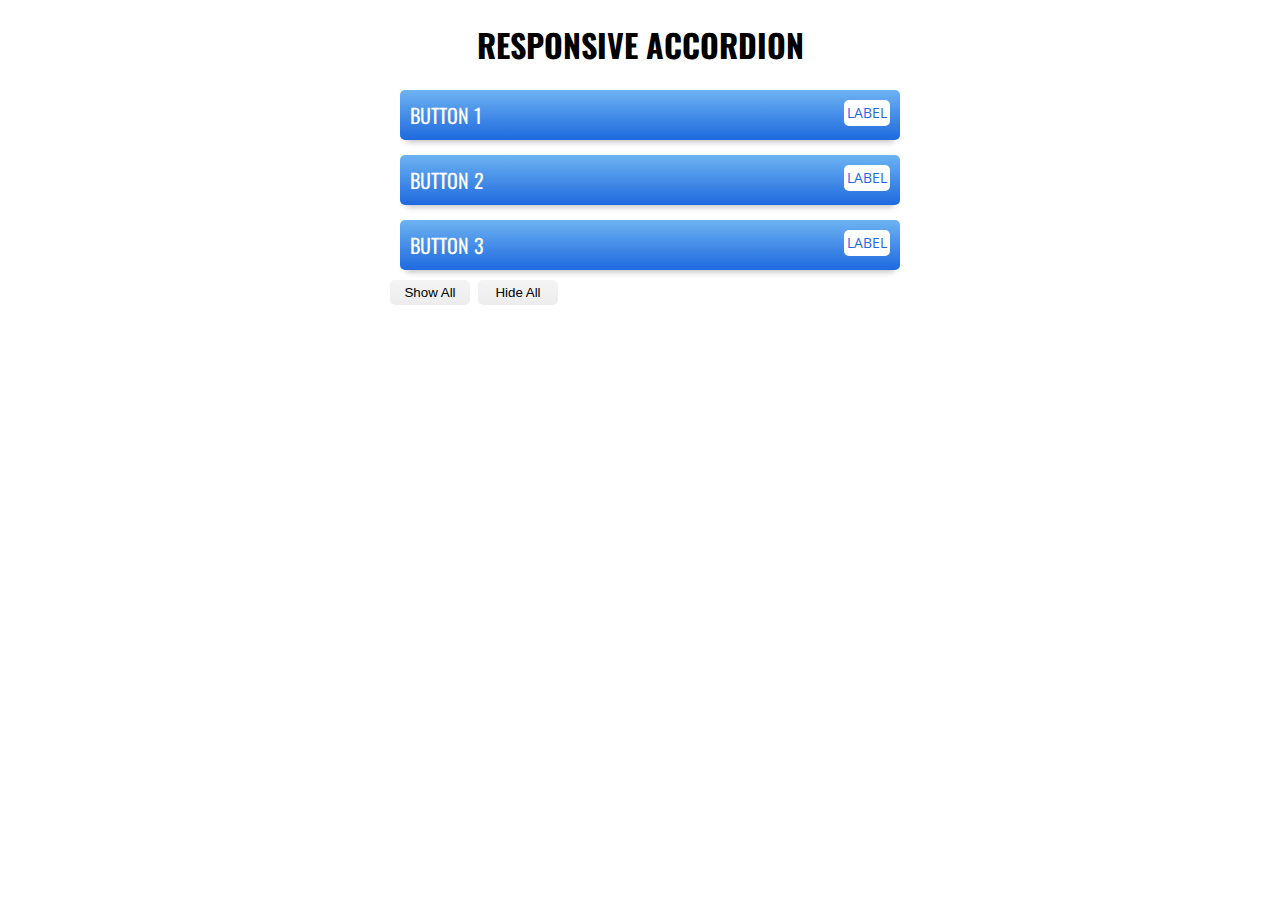
<file: CYPHER-ASSASSINS-main (3)/CYPHER-ASSASSINS-main/accordion-3/index.html>
<!DOCTYPE html>
<html lang="en">
<head>
    <meta charset="UTF-8">
    <meta http-equiv="X-UA-Compatible" content="IE=edge">
    <meta name="viewport" content="width=device-width, initial-scale=1.0">
    <title>accordion-6</title>
    <link rel="stylesheet" type="text/css" href="styles.css" />
</head>
<body>
    <!-- optional -->
<link href='https://fonts.googleapis.com/css?family=Open+Sans|Oswald' rel='stylesheet' type='text/css'>
<div class="nat-container">
  <h1>responsive accordion</h1>
<!-- optional -->

  
<!-- nat-accordion container is responsive -->  
  <div class="nat-accordion">
    <div class="nat-accordion-button clearfix">button 1 <div>label</div></div>
    <div class="nat-accordion-content">
      <p>Lorem ipsum dolor sit amet, consectetur adipiscing elit. Aliquam ornare gravida elit, viverra sagittis tellus pretium at. Fusce pharetra enim eu enim pellentesque, quis venenatis ante semper. Nulla quis erat elementum, condimentum risus a, vulputate justo.</p>
      <p>Vivamus pretium porta dolor ut egestas. Vestibulum ac tellus nec odio pulvinar pulvinar.</p>
    </div>
    <div class="nat-accordion-button clearfix">button 2 <div>label</div></div>
    <div class="nat-accordion-content">
      <p>Lorem ipsum dolor sit amet, consectetur adipiscing elit. Aliquam ornare gravida elit, viverra sagittis tellus pretium at. Fusce pharetra enim eu enim pellentesque, quis venenatis ante semper. Nulla quis erat elementum, condimentum risus a, vulputate justo.</p>
      <p>Vivamus pretium porta dolor ut egestas. Vestibulum ac tellus nec odio pulvinar pulvinar.</p>
    </div>
    <div class="nat-accordion-button clearfix">button 3 <div>label</div></div>
    <div class="nat-accordion-content">
      <p>Lorem ipsum dolor sit amet, consectetur adipiscing elit. Aliquam ornare gravida elit, viverra sagittis tellus pretium at. Fusce pharetra enim eu enim pellentesque, quis venenatis ante semper. Nulla quis erat elementum, condimentum risus a, vulputate justo.</p>
      <p>Vivamus pretium porta dolor ut egestas. Vestibulum ac tellus nec odio pulvinar pulvinar.</p>
    </div>
</div>
  
  <button id="showall">Show All</button>&nbsp;
  <button id="hideall">Hide All</button>
  
<!-- optional -->
</div>
<!-- optional -->
<script src="https://ajax.googleapis.com/ajax/libs/jquery/3.5.1/jquery.min.js"></script>
<script src="./file.js"></script>
</body>
</html>
</file>
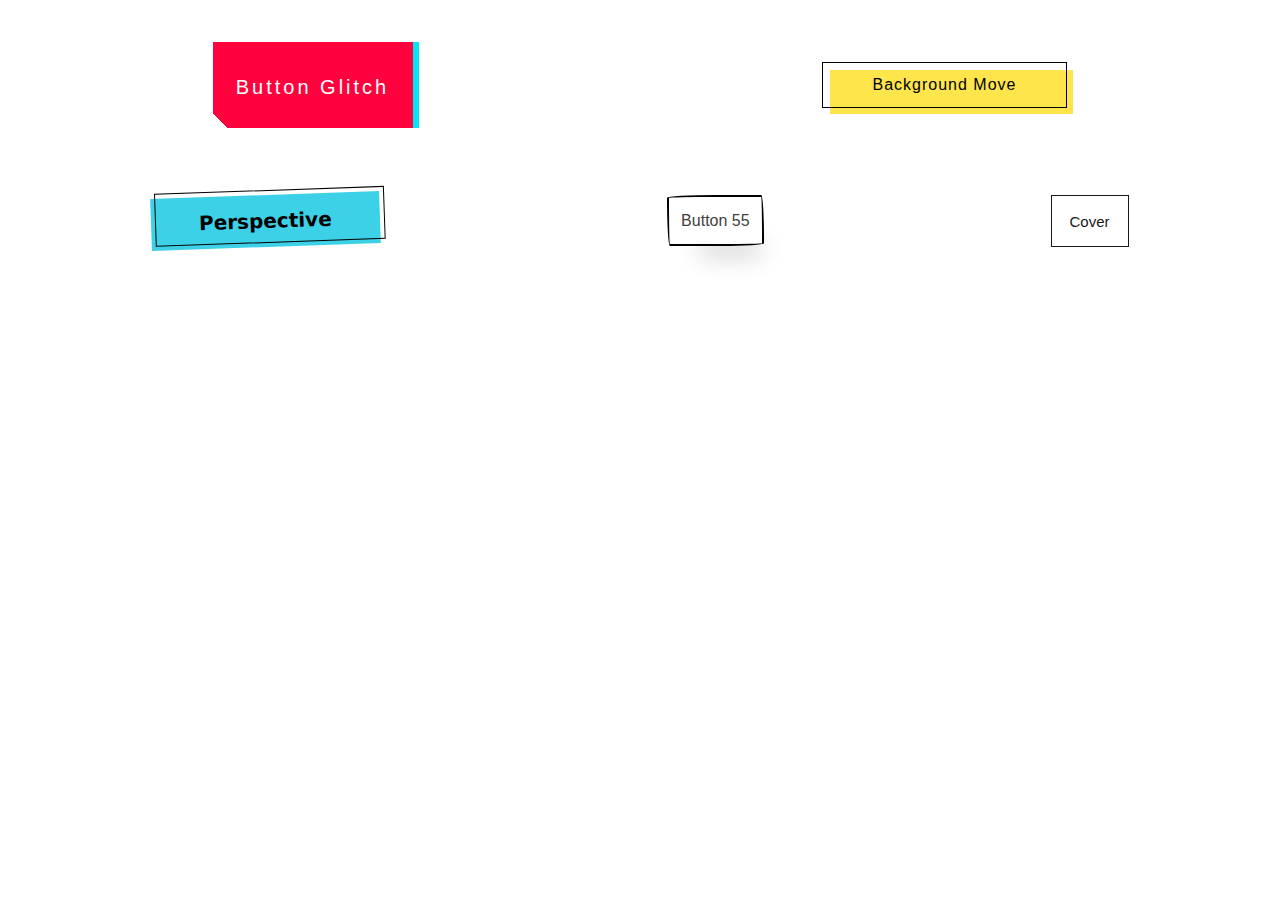
<file: CYPHER-ASSASSINS-main (3)/CYPHER-ASSASSINS-main/Buttons-2/index.html>
<!DOCTYPE html>
<html lang="en">
  <head>
    <meta charset="UTF-8" />
    <meta http-equiv="X-UA-Compatible" content="IE=edge" />
    <meta name="viewport" content="width=device-width, initial-scale=1.0" />
    <title>Buttons-2</title>
    <link rel="stylesheet" href="./styles.css" />
  </head>
  <body>
    <ul class="container">
      <li>
        <button class="button-glitch" role="button">Button Glitch</button>
      </li>
      <li>
        <button class="button-background-move" role="button">
          Background Move
        </button>
      </li>
    </ul>
    <ul class="container">
      <li>
        <button class="button-perspective" role="button">Perspective</button>
      </li>
      <li>
        <button class="button-paper" role="button">Button 55</button>
      </li>
      <li>
        <button class="button-cover" role="button">
          <span class="text">Cover</span><span>Hey!</span>
        </button>
      </li>
    </ul>
  </body>
</html>
</file>
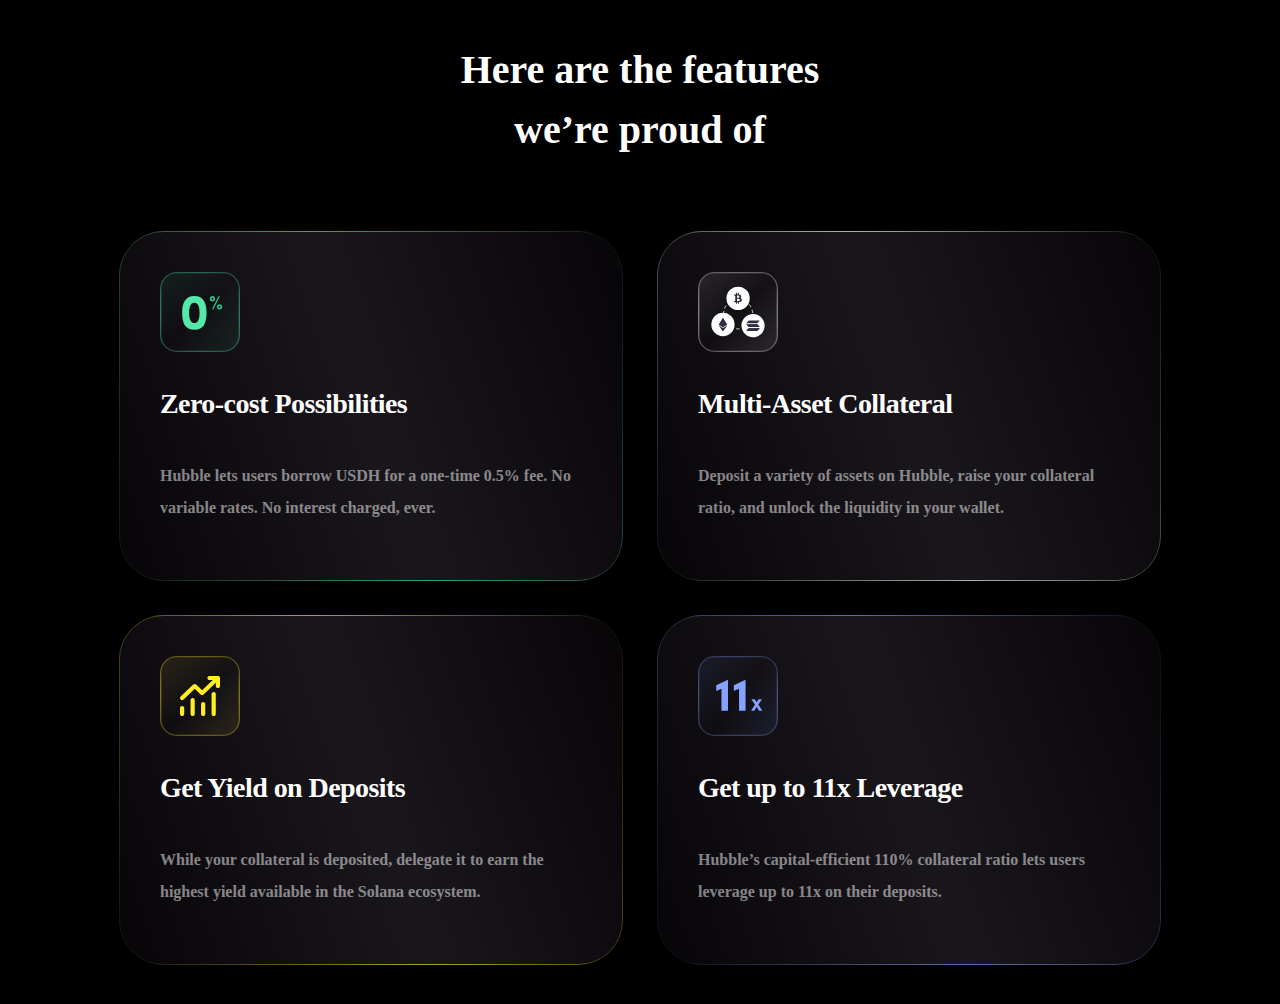
<file: CYPHER-ASSASSINS-main (3)/CYPHER-ASSASSINS-main/card-8/index.html>
<!DOCTYPE html>
<html lang="en">
<head>
    <meta charset="UTF-8">
    <meta http-equiv="X-UA-Compatible" content="IE=edge">
    <meta name="viewport" content="width=device-width, initial-scale=1.0">
    <title>card 300(5)</title>
    <link rel="stylesheet" type="text/css" href="styles.css" />
</head>
<body>
    <div class="container">
  <p class="container-title">Here are the features<br>we’re proud of</p>

  <div class="gradient-cards">
    <div class="card">
      <div class="container-card bg-green-box">
        <svg width="80" height="80" viewBox="0 0 120 120" fill="none" xmlns="http://www.w3.org/2000/svg">
          <rect x="1" y="1" width="118" height="118" rx="24" fill="url(#paint0_linear_1366_4547)" fill-opacity="0.15" stroke="url(#paint1_radial_1366_4547)" stroke-width="2"></rect>
          <path d="M33.2182 61.4C33.2182 75.425 37.2682 86.75 51.5932 86.75C65.9182 86.75 69.8182 75.425 69.8182 61.4C69.8182 47.225 65.9182 35.9 51.5932 35.9C37.2682 35.9 33.2182 47.225 33.2182 61.4ZM43.7182 61.4C43.7182 53.075 45.5932 46.1 51.5932 46.1C57.5182 46.1 59.3182 53.075 59.3182 61.4C59.3182 69.65 57.5182 76.55 51.5932 76.55C45.5932 76.55 43.7182 69.65 43.7182 61.4Z" fill="#54E8A9"></path>
          <path d="M87.7143 36.35L78.0543 56H80.1243L89.7843 36.35H87.7143ZM74.6943 40.16C74.6943 42.44 76.4043 44.15 78.6843 44.15C80.9343 44.15 82.7043 42.44 82.7043 40.16C82.7043 37.91 80.9343 36.14 78.6843 36.14C76.4043 36.14 74.6943 37.91 74.6943 40.16ZM77.1243 40.16C77.1243 39.29 77.7543 38.57 78.6843 38.57C79.5543 38.57 80.2743 39.29 80.2743 40.16C80.2743 41.09 79.5543 41.72 78.6843 41.72C77.7543 41.72 77.1243 41.09 77.1243 40.16ZM85.3143 52.31C85.3143 54.59 87.0243 56.3 89.3043 56.3C91.5543 56.3 93.3243 54.59 93.3243 52.31C93.3243 50.06 91.5543 48.29 89.3043 48.29C87.0243 48.29 85.3143 50.06 85.3143 52.31ZM87.7443 52.31C87.7443 51.44 88.3743 50.72 89.3043 50.72C90.1743 50.72 90.8943 51.44 90.8943 52.31C90.8943 53.24 90.1743 53.87 89.3043 53.87C88.3743 53.87 87.7443 53.24 87.7443 52.31Z" fill="#2FCB89"></path>
          <defs>
            <linearGradient id="paint0_linear_1366_4547" x1="0.0063367" y1="0.168432" x2="120.853" y2="119.009" gradientUnits="userSpaceOnUse">
              <stop stop-color="#2FCB89" stop-opacity="0.7"></stop>
              <stop offset="0.489583" stop-color="#2FCB89" stop-opacity="0"></stop>
              <stop offset="1" stop-color="#2FCB89" stop-opacity="0.7"></stop>
            </linearGradient>
            <radialGradient id="paint1_radial_1366_4547" cx="0" cy="0" r="1" gradientUnits="userSpaceOnUse" gradientTransform="translate(60 60) rotate(96.8574) scale(122.674 149.921)">
              <stop stop-color="#54E8A9"></stop>
              <stop offset="1" stop-color="#1A3E31" stop-opacity="0.2"></stop>
            </radialGradient>
          </defs>
        </svg>
        <p class="card-title">Zero-cost Possibilities</p>
        <p class="card-description">Hubble lets users borrow USDH for a one-time 0.5% fee. No variable rates. No interest charged, ever.</p>
      </div>
    </div>

    <div class="card">
      <div class="container-card bg-white-box">
        <svg width="80" height="80" viewBox="0 0 120 120" fill="none" xmlns="http://www.w3.org/2000/svg">
          <rect x="1" y="1" width="118" height="118" rx="24" fill="url(#paint0_linear_1366_4565)" fill-opacity="0.15" stroke="url(#paint1_radial_1366_4565)" stroke-width="2"></rect>
          <ellipse rx="21.9462" ry="22.2891" transform="matrix(0.964749 0.263173 -0.254526 0.967066 60.1463 63.0804)" stroke="white" stroke-width="1.00101" stroke-linecap="round" stroke-dasharray="4 5.01"></ellipse>
          <ellipse rx="17.4359" ry="17.5832" transform="matrix(-1 0 0 1 60.1466 39.5834)" fill="white"></ellipse>
          <path d="M63.5924 38.93C64.4717 38.4692 65.0312 37.6495 64.9014 36.2874C64.7314 34.4228 63.2378 33.7982 61.2597 33.624V31.0427H59.721V33.5522C59.3212 33.5522 58.9118 33.5626 58.5019 33.5725V31.0427H56.9631V33.624C56.3974 33.6416 55.7384 33.6328 53.876 33.624V35.3039C55.0905 35.282 55.7283 35.2019 55.8744 36.0003V43.0678C55.7815 43.7013 55.2869 43.6103 54.186 43.5905L53.8765 45.4649C56.682 45.4649 56.9641 45.4754 56.9641 45.4754V47.6858H58.5029V45.506C58.9224 45.5164 59.3319 45.5164 59.722 45.5164V47.6863H61.2607V45.4759C63.8385 45.3323 65.5619 44.6666 65.7917 42.1774C65.9713 40.1803 65.0526 39.2888 63.5935 38.9305L63.5924 38.93ZM58.5318 35.4167C59.4008 35.4167 62.1186 35.14 62.1186 36.9942C62.1186 38.7661 59.4008 38.5612 58.5318 38.5612V35.4167ZM58.5318 43.6004V40.1381C59.5708 40.1381 62.7528 39.8412 62.7528 41.869C62.7528 43.8256 59.5708 43.5999 58.5318 43.5999V43.6004Z" fill="#2E3042"></path>
          <path d="M82.5643 62.834C92.1944 62.834 100 70.7058 100 80.4172C100 90.1286 92.1944 98.0004 82.5643 98.0004C72.9342 98.0004 65.1284 90.1286 65.1284 80.4172C65.1284 70.7058 72.9342 62.834 82.5643 62.834ZM92.0516 84.2822H76.3964C76.2271 84.282 76.0646 84.3491 75.9441 84.469L72.8514 87.5626C72.8065 87.6073 72.7759 87.6645 72.7634 87.7269C72.751 87.7893 72.7573 87.854 72.7815 87.9128C72.8057 87.9716 72.8468 88.0217 72.8994 88.0568C72.9521 88.0919 73.0139 88.1104 73.077 88.1098H88.7323C88.9015 88.11 89.064 88.0429 89.1845 87.923L92.2772 84.8284C92.3217 84.7836 92.352 84.7264 92.3643 84.6642C92.3765 84.602 92.3701 84.5376 92.346 84.479C92.3218 84.4205 92.2809 84.3705 92.2285 84.3355C92.1761 84.3004 92.1145 84.2819 92.0516 84.2822ZM88.7323 78.4665H73.077L73.0029 78.4742C72.9476 78.487 72.8968 78.5146 72.8556 78.5539C72.8145 78.5933 72.7846 78.6431 72.769 78.6981C72.7534 78.7531 72.7527 78.8113 72.767 78.8666C72.7813 78.9219 72.8101 78.9724 72.8503 79.0127L75.9452 82.1074L76.0215 82.1733C76.1305 82.2502 76.2612 82.2942 76.3964 82.2942H92.0516L92.1257 82.2865C92.181 82.2737 92.2319 82.2462 92.273 82.2068C92.3141 82.1674 92.3441 82.1177 92.3596 82.0627C92.3752 82.0077 92.3759 81.9495 92.3616 81.8941C92.3473 81.8388 92.3185 81.7883 92.2783 81.748L89.1834 78.6534L89.1071 78.5874C88.9978 78.5086 88.8667 78.4663 88.7323 78.4665Z" fill="white"></path>
          <path d="M92.0507 84.5023H76.3954C76.2262 84.5022 76.0637 84.57 75.9432 84.6911L72.8505 87.8164C72.8056 87.8616 72.775 87.9194 72.7625 87.9825C72.75 88.0455 72.7563 88.1109 72.7806 88.1703C72.8048 88.2296 72.8458 88.2803 72.8985 88.3158C72.9511 88.3512 73.013 88.3699 73.0761 88.3693H88.7313C88.9006 88.3695 89.0631 88.3017 89.1836 88.1806L92.2763 85.0541C92.3208 85.0089 92.3511 84.9512 92.3633 84.8883C92.3756 84.8255 92.3692 84.7604 92.345 84.7012C92.3208 84.6421 92.2799 84.5916 92.2275 84.5562C92.1751 84.5208 92.1136 84.502 92.0507 84.5023ZM88.7313 78.627H73.0761L73.002 78.6347C72.9467 78.6477 72.8958 78.6755 72.8547 78.7152C72.8136 78.755 72.7836 78.8053 72.7681 78.8608C72.7525 78.9164 72.7518 78.9752 72.7661 79.0311C72.7804 79.087 72.8092 79.138 72.8494 79.1787L75.9443 82.3052L76.0206 82.3718C76.1295 82.4495 76.2603 82.4939 76.3954 82.4939H92.0507L92.1248 82.4861C92.1801 82.4732 92.2309 82.4454 92.2721 82.4056C92.3132 82.3659 92.3431 82.3156 92.3587 82.26C92.3743 82.2045 92.375 82.1457 92.3606 82.0898C92.3463 82.0338 92.3176 81.9829 92.2773 81.9421L89.1825 78.8157L89.1062 78.7491C88.9968 78.6694 88.8657 78.6267 88.7313 78.627ZM92.0507 72.8259H76.3954C76.2262 72.8258 76.0637 72.8936 75.9432 73.0147L72.8505 76.1411C72.806 76.1864 72.7757 76.2441 72.7634 76.3069C72.7512 76.3698 72.7576 76.4349 72.7817 76.4941C72.8059 76.5532 72.8468 76.6037 72.8992 76.6391C72.9516 76.6745 73.0132 76.6932 73.0761 76.6929H88.7313C88.9006 76.6931 89.0631 76.6253 89.1836 76.5042L92.2763 73.3788C92.3212 73.3336 92.3518 73.2758 92.3643 73.2128C92.3767 73.1498 92.3704 73.0844 92.3462 73.025C92.322 72.9656 92.2809 72.915 92.2283 72.8795C92.1756 72.844 92.1138 72.8254 92.0507 72.8259Z" fill="#2E3042"></path>
          <ellipse cx="37.4359" cy="78.7687" rx="17.4359" ry="17.5832" fill="white"></ellipse>
          <path d="M43.9081 78.9791L37.4362 82.8079L30.96 78.9791L37.4362 68.2188L43.9081 78.9791ZM37.4362 84.0374L30.96 80.2086L37.4362 89.3434L43.9124 80.2086L37.4362 84.0374Z" fill="#2E3042"></path>
          <defs>
            <linearGradient id="paint0_linear_1366_4565" x1="0" y1="0" x2="120" y2="120" gradientUnits="userSpaceOnUse">
              <stop stop-color="white" stop-opacity="0.7"></stop>
              <stop offset="0.505208" stop-color="white" stop-opacity="0"></stop>
              <stop offset="1" stop-color="white" stop-opacity="0.7"></stop>
            </linearGradient>
            <radialGradient id="paint1_radial_1366_4565" cx="0" cy="0" r="1" gradientUnits="userSpaceOnUse" gradientTransform="translate(60 60) rotate(96.8574) scale(122.674 149.921)">
              <stop stop-color="white"></stop>
              <stop offset="1" stop-color="#363437" stop-opacity="0.2"></stop>
            </radialGradient>
          </defs>
        </svg>
        <p class="card-title">Multi-Asset Collateral</p>
        <p class="card-description">Deposit a variety of assets on Hubble, raise your collateral ratio, and unlock the liquidity in your wallet.</p>
      </div>
    </div>

    <div class="card">
      <div class="container-card bg-yellow-box">
        <svg width="80" height="80" viewBox="0 0 120 120" fill="none" xmlns="http://www.w3.org/2000/svg">
          <rect x="1" y="1" width="118" height="118" rx="24" fill="url(#paint0_linear_1366_4557)" fill-opacity="0.15" stroke="url(#paint1_radial_1366_4557)" stroke-width="2"></rect>
          <path d="M74.2105 36C73.373 36 72.5698 35.6839 71.9776 35.1213C71.3853 34.5587 71.0526 33.7956 71.0526 33C71.0526 32.2044 71.3853 31.4413 71.9776 30.8787C72.5698 30.3161 73.373 30 74.2105 30H86.8421C87.6796 30 88.4829 30.3161 89.0751 30.8787C89.6673 31.4413 90 32.2044 90 33V45C90 45.7956 89.6673 46.5587 89.0751 47.1213C88.4829 47.6839 87.6796 48 86.8421 48C86.0046 48 85.2014 47.6839 84.6091 47.1213C84.0169 46.5587 83.6842 45.7956 83.6842 45V40.242L65.3905 57.621C64.7983 58.1834 63.9953 58.4994 63.1579 58.4994C62.3205 58.4994 61.5175 58.1834 60.9253 57.621L52.1053 49.242L35.3905 65.121C34.7949 65.6675 33.9972 65.9699 33.1693 65.963C32.3413 65.9562 31.5492 65.6407 30.9637 65.0845C30.3782 64.5282 30.0461 63.7758 30.0389 62.9892C30.0317 62.2026 30.35 61.4448 30.9253 60.879L49.8726 42.879C50.4648 42.3166 51.2679 42.0006 52.1053 42.0006C52.9426 42.0006 53.7457 42.3166 54.3379 42.879L63.1579 51.258L79.219 36H74.2105ZM36.3158 78V87C36.3158 87.7957 35.9831 88.5587 35.3909 89.1213C34.7986 89.6839 33.9954 90 33.1579 90C32.3204 90 31.5171 89.6839 30.9249 89.1213C30.3327 88.5587 30 87.7957 30 87V78C30 77.2043 30.3327 76.4413 30.9249 75.8787C31.5171 75.3161 32.3204 75 33.1579 75C33.9954 75 34.7986 75.3161 35.3909 75.8787C35.9831 76.4413 36.3158 77.2043 36.3158 78ZM52.1053 66C52.1053 65.2043 51.7726 64.4413 51.1803 63.8787C50.5881 63.3161 49.7849 63 48.9474 63C48.1098 63 47.3066 63.3161 46.7144 63.8787C46.1222 64.4413 45.7895 65.2043 45.7895 66V87C45.7895 87.7957 46.1222 88.5587 46.7144 89.1213C47.3066 89.6839 48.1098 90 48.9474 90C49.7849 90 50.5881 89.6839 51.1803 89.1213C51.7726 88.5587 52.1053 87.7957 52.1053 87V66ZM64.7368 69C65.5744 69 66.3776 69.3161 66.9698 69.8787C67.562 70.4413 67.8947 71.2043 67.8947 72V87C67.8947 87.7957 67.562 88.5587 66.9698 89.1213C66.3776 89.6839 65.5744 90 64.7368 90C63.8993 90 63.0961 89.6839 62.5039 89.1213C61.9117 88.5587 61.5789 87.7957 61.5789 87V72C61.5789 71.2043 61.9117 70.4413 62.5039 69.8787C63.0961 69.3161 63.8993 69 64.7368 69ZM83.6842 57C83.6842 56.2044 83.3515 55.4413 82.7593 54.8787C82.1671 54.3161 81.3638 54 80.5263 54C79.6888 54 78.8856 54.3161 78.2933 54.8787C77.7011 55.4413 77.3684 56.2044 77.3684 57V87C77.3684 87.7957 77.7011 88.5587 78.2933 89.1213C78.8856 89.6839 79.6888 90 80.5263 90C81.3638 90 82.1671 89.6839 82.7593 89.1213C83.3515 88.5587 83.6842 87.7957 83.6842 87V57Z" fill="#FFEE24"></path>
          <defs>
            <linearGradient id="paint0_linear_1366_4557" x1="-0.0208152" y1="-0.102528" x2="119.899" y2="119.817" gradientUnits="userSpaceOnUse">
              <stop stop-color="#FFE34B" stop-opacity="0.7"></stop>
              <stop offset="0.510417" stop-color="#FFE34B" stop-opacity="0"></stop>
              <stop offset="1" stop-color="#FFE34B" stop-opacity="0.7"></stop>
            </linearGradient>
            <radialGradient id="paint1_radial_1366_4557" cx="0" cy="0" r="1" gradientUnits="userSpaceOnUse" gradientTransform="translate(60 60) rotate(96.8574) scale(122.674 149.921)">
              <stop stop-color="#FFEE24"></stop>
              <stop offset="1" stop-color="#302A1A" stop-opacity="0.2"></stop>
            </radialGradient>
          </defs>
        </svg>
        <p class="card-title">Get Yield on Deposits</p>
        <p class="card-description">While your collateral is deposited, delegate it to earn the highest yield available in the Solana ecosystem.</p>
      </div>
    </div>

    <div class="card">
      <div class="container-card bg-blue-box">
        <svg width="80" height="80" viewBox="0 0 120 120" fill="none" xmlns="http://www.w3.org/2000/svg">
          <rect x="1" y="1" width="118" height="118" rx="24" fill="url(#paint0_linear_1366_4582)" fill-opacity="0.15" stroke="url(#paint1_radial_1366_4582)" stroke-width="2"></rect>
          <path d="M90.9405 64.775L88.0155 69.55L85.1155 64.775H80.0655L85.5155 72.85L79.5905 82H84.4905L88.0155 76.175L91.5155 82H96.4405L90.4905 72.85L95.9405 64.775H90.9405Z" fill="#87A1FF"></path>
          <path d="M44.9833 35.52L27.3433 43.92V52.53L35.1833 49.17V82H44.9833V35.52ZM71.37 35.52L53.73 43.92V52.53L61.57 49.17V82H71.37V35.52Z" fill="#87A1FF"></path>
          <defs>
            <linearGradient id="paint0_linear_1366_4582" x1="120.194" y1="119.827" x2="-13.1225" y2="17.1841" gradientUnits="userSpaceOnUse">
              <stop stop-color="#61A0FF" stop-opacity="0.7"></stop>
              <stop offset="0.489583" stop-color="#61A0FF" stop-opacity="0"></stop>
              <stop offset="1" stop-color="#61A0FF" stop-opacity="0.7"></stop>
            </linearGradient>
            <radialGradient id="paint1_radial_1366_4582" cx="0" cy="0" r="1" gradientUnits="userSpaceOnUse" gradientTransform="translate(60 60) rotate(96.8574) scale(122.674 149.921)">
              <stop stop-color="#87A1FF"></stop>
              <stop offset="1" stop-color="#16161D" stop-opacity="0.2"></stop>
            </radialGradient>
          </defs>
        </svg>
        <p class="card-title">Get up to 11x Leverage</p>
        <p class="card-description">Hubble’s capital-efficient 110% collateral ratio lets users leverage up to 11x on their deposits.</p>
      </div>
    </div>
  </div>
</div>

</body>
</html>
</file>
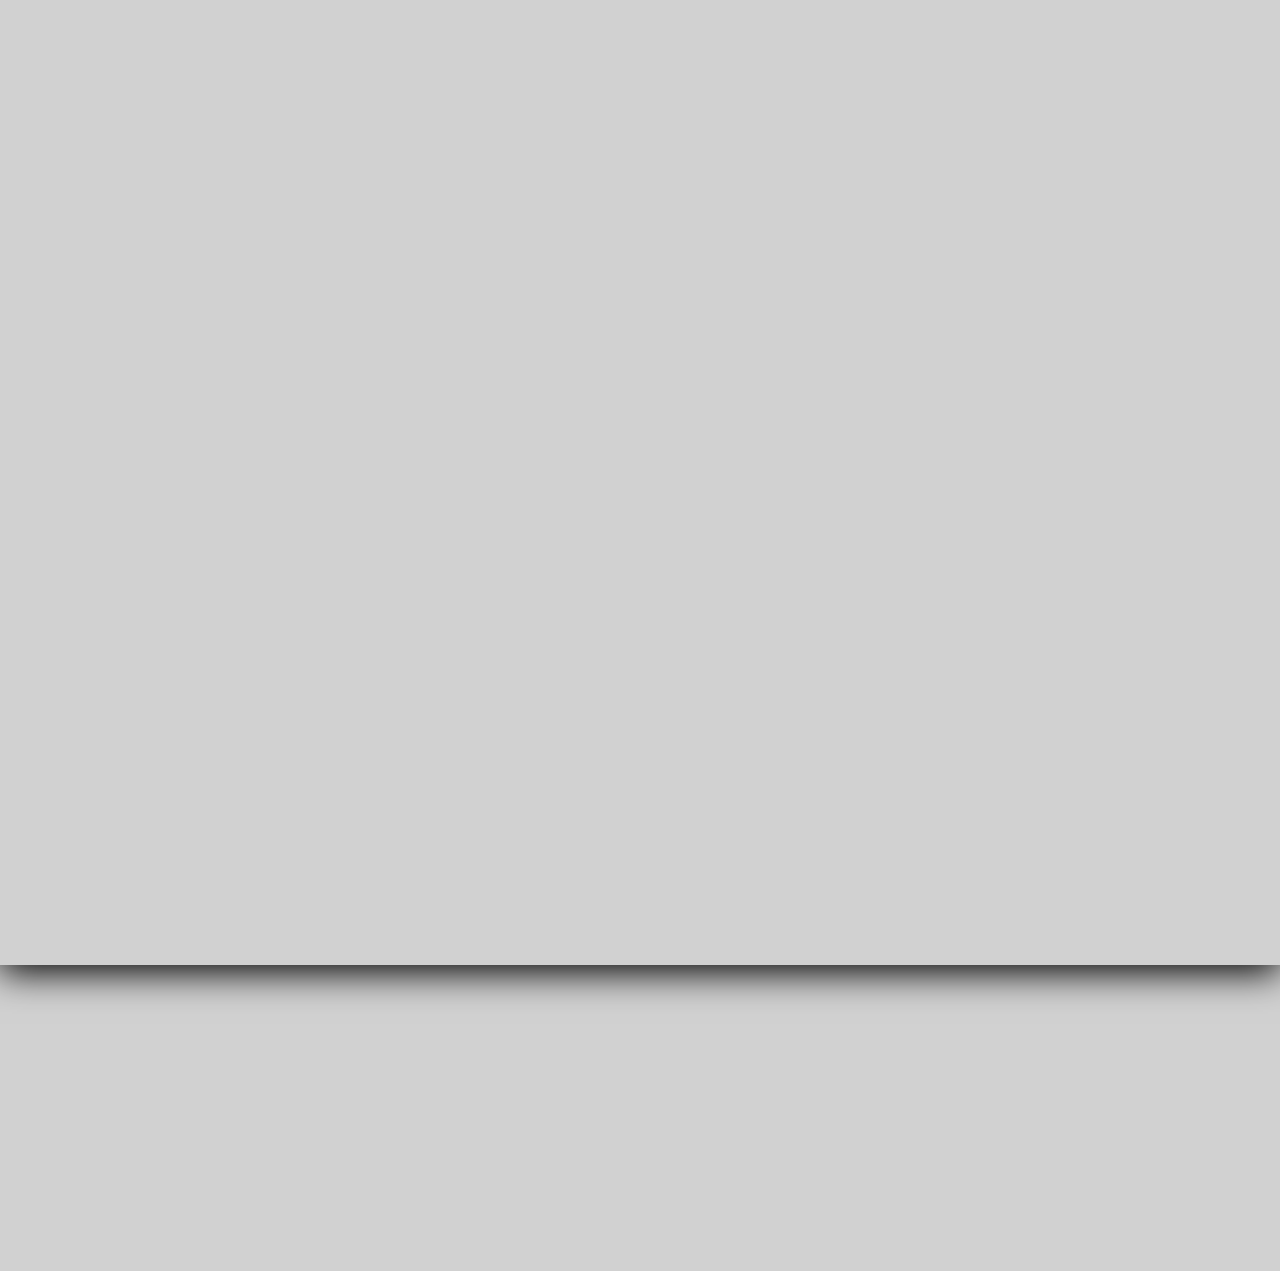
<file: CYPHER-ASSASSINS-main (3)/CYPHER-ASSASSINS-main/Footer-9/index.html>
<!DOCTYPE html>
<html lang="en">
    <head>
        <meta charset="UTF-8"/>
        <meta http-equiv="X-UA-compatible" content="IE-edge"/>
        <meta name="viewport" content="width=device-width, initial-scale=1.0"/>
        <title> 52</title>
        <link rel="stylesheet" href="./styles.css"/>
    </head>
    <body>
        <div id="site-content"></div> 
<div id="site-footer"></div>
<script src="https://ajax.googleapis.com/ajax/libs/jquery/3.5.1/jquery.min.js"></script>

        <script src="./file.js"></script>
    </body>
</html>
</file>
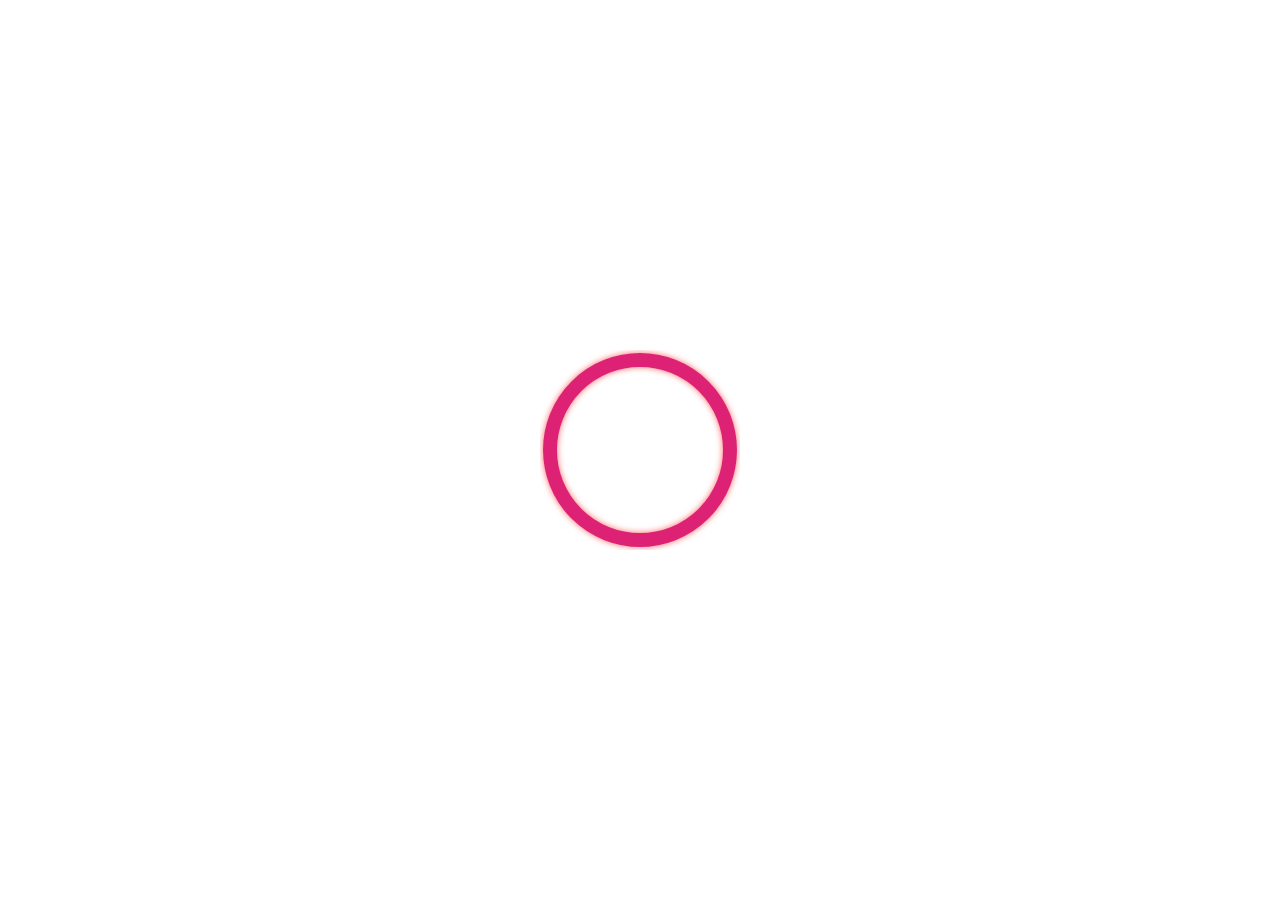
<file: CYPHER-ASSASSINS-main (3)/CYPHER-ASSASSINS-main/spinners-6/index.html>
<!DOCTYPE html>
<html lang="en">
    <head>
        <meta charset="UTF-8"/>
        <meta http-equiv="X-UA-compatible" content="IE-edge"/>
        <meta name="viewport" content="width=device-width, initial-scale=1.0"/>
        <title> spinners-6</title>
        <link rel="stylesheet" href="./styles.css"/>
    </head>
    <body>

        <div id="container">
            <svg viewBox="0 0 100 100">
              <defs>
                <filter id="shadow">
                  <feDropShadow dx="0" dy="0" stdDeviation="1.5" 
                    flood-color="#fc6767"/>
                </filter>
              </defs>
              <circle id="spinner" style="fill:transparent;stroke:#dd2476;stroke-width: 7px;stroke-linecap: round;filter:url(#shadow);" cx="50" cy="50" r="45"/>
          </svg>
          </div>
    </body>
</html>
</file>
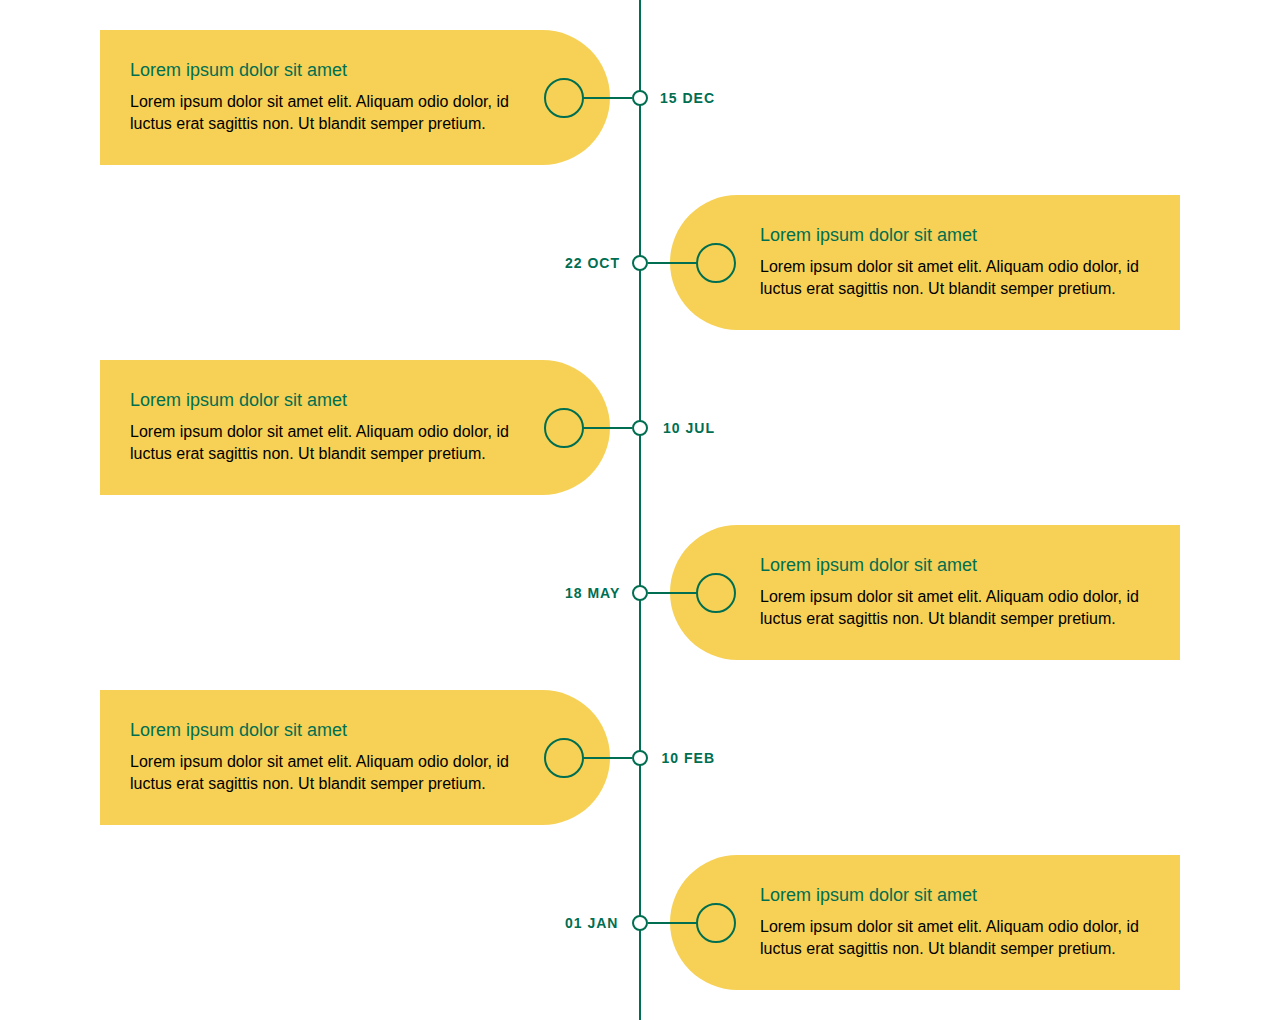
<file: CYPHER-ASSASSINS-main (3)/CYPHER-ASSASSINS-main/stepper-7/index.html>
<!DOCTYPE html>
<html lang="en">
<head>
    <meta charset="UTF-8">
    <meta http-equiv="X-UA-Compatible" content="IE=edge">
    <meta name="viewport" content="width=device-width, initial-scale=1.0">
    <title>Document</title>
    <link rel="stylesheet" href="./styles.css">
</head>
<body>
    <div class="timeline">
  <div class="container left">
    <div class="date">15 Dec</div>
    <i class="icon fa fa-home"></i>
    <div class="content">
      <h2>Lorem ipsum dolor sit amet</h2>
      <p>
        Lorem ipsum dolor sit amet elit. Aliquam odio dolor, id luctus erat sagittis non. Ut blandit semper pretium.
      </p>
    </div>
  </div>
  <div class="container right">
    <div class="date">22 Oct</div>
    <i class="icon fa fa-gift"></i>
    <div class="content">
      <h2>Lorem ipsum dolor sit amet</h2>
      <p>
        Lorem ipsum dolor sit amet elit. Aliquam odio dolor, id luctus erat sagittis non. Ut blandit semper pretium.
      </p>
    </div>
  </div>
  <div class="container left">
    <div class="date">10 Jul</div>
    <i class="icon fa fa-user"></i>
    <div class="content">
      <h2>Lorem ipsum dolor sit amet</h2>
      <p>
        Lorem ipsum dolor sit amet elit. Aliquam odio dolor, id luctus erat sagittis non. Ut blandit semper pretium.
      </p>
    </div>
  </div>
  <div class="container right">
    <div class="date">18 May</div>
    <i class="icon fa fa-running"></i>
    <div class="content">
      <h2>Lorem ipsum dolor sit amet</h2>
      <p>
        Lorem ipsum dolor sit amet elit. Aliquam odio dolor, id luctus erat sagittis non. Ut blandit semper pretium.
      </p>
    </div>
  </div>
  <div class="container left">
    <div class="date">10 Feb</div>
    <i class="icon fa fa-cog"></i>
    <div class="content">
      <h2>Lorem ipsum dolor sit amet</h2>
      <p>
        Lorem ipsum dolor sit amet elit. Aliquam odio dolor, id luctus erat sagittis non. Ut blandit semper pretium.
      </p>
    </div>
  </div>
  <div class="container right">
    <div class="date">01 Jan</div>
    <i class="icon fa fa-certificate"></i>
    <div class="content">
      <h2>Lorem ipsum dolor sit amet</h2>
      <p>
        Lorem ipsum dolor sit amet elit. Aliquam odio dolor, id luctus erat sagittis non. Ut blandit semper pretium.
      </p>
    </div>
  </div>
</div>
</body>
</html>
</file>
<file: CYPHER-ASSASSINS-main (3)/CYPHER-ASSASSINS-main/accordion-3/styles.css>
/* setting up the plugin... */
*, *:before, *:after {
    -moz-box-sizing: border-box; -webkit-box-sizing: border-box; box-sizing: border-box;
   }
  body { margin: 0; padding: 0; }
  .nat-container { width: 500px; max-width: 100%; margin: 0 auto; }
  
  /* plugin styles */
  .nat-accordion {
    width: 100%;
    max-width: 100%;
    margin: 10px;
  }
  
  .nat-accordion-button {
    cursor: pointer;
    font-family: 'Oswald', sans-serif;
    padding: 10px;
    background-color: #ebebeb;
    color: white;
    margin-top: 15px;
    font-size: 20px;
    text-transform: uppercase;
    max-width: 100%;
    white-space: nowrap;
    overflow: hidden;
     -webkit-box-shadow: 0 8px 6px -6px #c0c0c0;
         -moz-box-shadow: 0 8px 6px -6px #c0c0c0;
              box-shadow: 0 8px 6px -6px #c0c0c0;
    border-radius: 5px;
    background: rgb(109,179,242); /* Old browsers */
  background: -webkit-gradient(linear, 0 0, 0 100%, from(rgba(109,179,242,1)), to(rgba(30,105,222,1)));
  background: -webkit-linear-gradient(rgba(109,179,242,1) 0%, rgba(30,105,222,1) 100%);
  background: -moz-linear-gradient(rgba(109,179,242,1) 0%, rgba(30,105,222,1) 100%);
  background: -o-linear-gradient(rgba(109,179,242,1) 0%, rgba(30,105,222,1) 100%);
  background: linear-gradient(rgba(109,179,242,1) 0%, rgba(30,105,222,1) 100%); /* FF3.6+ */ /* Chrome,Safari4+ */ /* Chrome10+,Safari5.1+ */ /* Opera 11.10+ */ /* IE10+ */ /* W3C */
  filter: progid:DXImageTransform.Microsoft.gradient( startColorstr='#6db3f2', endColorstr='#1e69de',GradientType=0 ); /* IE6-9 */
  
  }
  
  .nat-accordion-button div {
    background-color: #ffffff;
    color: rgba(30,105,222,1);
    font-family: 'Open Sans', sans-serif;
    font-size: 14px;
    padding: 3px;
    border-radius: 5px;
    display: inline;
    line-height: 20px;
    float: right;
    white-space: nowrap;
  }
  
  .nat-accordion-button:hover {
    background: rgb(79,164,239); /* Old browsers */
  background: -moz-linear-gradient(top,  rgba(79,164,239,1) 0%, rgba(11,95,221,1) 100%); /* FF3.6+ */
  background: -webkit-gradient(linear, left top, left bottom, color-stop(0%,rgba(79,164,239,1)), color-stop(100%,rgba(11,95,221,1))); /* Chrome,Safari4+ */
  background: -webkit-linear-gradient(top,  rgba(79,164,239,1) 0%,rgba(11,95,221,1) 100%); /* Chrome10+,Safari5.1+ */
  background: -o-linear-gradient(top,  rgba(79,164,239,1) 0%,rgba(11,95,221,1) 100%); /* Opera 11.10+ */
  background: -ms-linear-gradient(top,  rgba(79,164,239,1) 0%,rgba(11,95,221,1) 100%); /* IE10+ */
  background: linear-gradient(to bottom,  rgba(79,164,239,1) 0%,rgba(11,95,221,1) 100%); /* W3C */
  filter: progid:DXImageTransform.Microsoft.gradient( startColorstr='#4fa4ef', endColorstr='#0b5fdd',GradientType=0 ); /* IE6-9 */
  }
  
  .nat-accordion-content {
    display: none;
    font-family: 'Open Sans', sans-serif;
    padding: 10px;
    color: #333333;
    max-width: 100%;
  }
  
  .active {
    background-color: #c0c0c0;
  }
  
  h1 { font-family: 'Oswald', sans-serif; text-transform: uppercase; text-align: center; }
  
  
  .clearfix:after {
     content: " ";
     visibility: hidden;
     display: block;
     height: 0;
     clear: both;
  }
  
  button {
      border-radius: 5px;
      border: 0;
      width: 80px;
      height:25px;
      background: #f4f4f4;
      /* Old browsers */
      background: -moz-linear-gradient(top, #f4f4f4 1%, #ededed 100%);
      /* FF3.6+ */
      background: -webkit-gradient(linear, left top, left bottom, color-stop(1%, #f4f4f4), color-stop(100%, #ededed));
      /* Chrome,Safari4+ */
      background: -webkit-linear-gradient(top, #f4f4f4 1%, #ededed 100%);
      /* Chrome10+,Safari5.1+ */
      background: -o-linear-gradient(top, #f4f4f4 1%, #ededed 100%);
      /* Opera 11.10+ */
      background: -ms-linear-gradient(top, #f4f4f4 1%, #ededed 100%);
      /* IE10+ */
      background: linear-gradient(to bottom, #f4f4f4 1%, #ededed 100%);
      /* W3C */
      filter: progid:DXImageTransform.Microsoft.gradient(startColorstr='#f4f4f4', endColorstr='#ededed', GradientType=0);
      /* IE6-9 */
  }
</file>
<file: CYPHER-ASSASSINS-main (3)/CYPHER-ASSASSINS-main/Buttons-2/styles.css>
ul {
    display: flex;
    flex-wrap: wrap;
    padding: 2em 0;
    width: 100%;
    margin: 0 auto;
    justify-content: space-around;
}

li {
    margin: 0.1rem;
    display: flex;
    align-items: center;
    justify-content: center;
    flex-direction: column;
}


/* BUTTON GLITCH */
.button-glitch,
.button-glitch:after {
  width: 150px;
  height: 76px;
  line-height: 78px;
  font-size: 20px;
  font-family: 'Bebas Neue', sans-serif;
  background: linear-gradient(45deg, transparent 5%, #FF013C 5%);
  border: 0;
  color: #fff;
  letter-spacing: 3px;
  box-shadow: 6px 0px 0px #00E6F6;
  outline: transparent;
  position: relative;
  user-select: none;
  -webkit-user-select: none;
  touch-action: manipulation;
}

.button-glitch:after {
  --slice-0: inset(50% 50% 50% 50%);
  --slice-1: inset(80% -6px 0 0);
  --slice-2: inset(50% -6px 30% 0);
  --slice-3: inset(10% -6px 85% 0);
  --slice-4: inset(40% -6px 43% 0);
  --slice-5: inset(80% -6px 5% 0);
  
  content: 'ALTERNATE TEXT';
  display: block;
  position: absolute;
  top: 0;
  left: 0;
  right: 0;
  bottom: 0;
  background: linear-gradient(45deg, transparent 3%, #00E6F6 3%, #00E6F6 5%, #FF013C 5%);
  text-shadow: -3px -3px 0px #F8F005, 3px 3px 0px #00E6F6;
  clip-path: var(--slice-0);
}

.button-glitch:hover:after {
  animation: 1s glitch;
  animation-timing-function: steps(2, end);
}

@keyframes glitch {
  0% {
    clip-path: var(--slice-1);
    transform: translate(-20px, -10px);
  }
  10% {
    clip-path: var(--slice-3);
    transform: translate(10px, 10px);
  }
  20% {
    clip-path: var(--slice-1);
    transform: translate(-10px, 10px);
  }
  30% {
    clip-path: var(--slice-3);
    transform: translate(0px, 5px);
  }
  40% {
    clip-path: var(--slice-2);
    transform: translate(-5px, 0px);
  }
  50% {
    clip-path: var(--slice-3);
    transform: translate(5px, 0px);
  }
  60% {
    clip-path: var(--slice-4);
    transform: translate(5px, 10px);
  }
  70% {
    clip-path: var(--slice-2);
    transform: translate(-10px, 10px);
  }
  80% {
    clip-path: var(--slice-5);
    transform: translate(20px, -10px);
  }
  90% {
    clip-path: var(--slice-1);
    transform: translate(-10px, 0px);
  }
  100% {
    clip-path: var(--slice-1);
    transform: translate(0);
  }
}

@media (min-width: 768px) {
  .button-glitch,
  .button-glitch:after {
    width: 200px;
    height: 86px;
    line-height: 88px;
  }
}


/* BACKGROUND MOVE */
.button-background-move {
  font-size: 16px;
  font-weight: 200;
  letter-spacing: 1px;
  padding: 13px 20px 13px;
  outline: 0;
  border: 1px solid black;
  cursor: pointer;
  position: relative;
  background-color: rgba(0, 0, 0, 0);
  user-select: none;
  -webkit-user-select: none;
  touch-action: manipulation;
}

.button-background-move:after {
  content: "";
  background-color: #ffe54c;
  width: 100%;
  z-index: -1;
  position: absolute;
  height: 100%;
  top: 7px;
  left: 7px;
  transition: 0.2s;
}

.button-background-move:hover:after {
  top: 0px;
  left: 0px;
}

@media (min-width: 768px) {
  .button-background-move {
    padding: 13px 50px 13px;
  }
}


/* PERPECTIVE */
.button-perspective {
  background-color: #3DD1E7;
  border: 0 solid #E5E7EB;
  box-sizing: border-box;
  color: #000000;
  display: flex;
  font-family: ui-sans-serif,system-ui,-apple-system,system-ui,"Segoe UI",Roboto,"Helvetica Neue",Arial,"Noto Sans",sans-serif,"Apple Color Emoji","Segoe UI Emoji","Segoe UI Symbol","Noto Color Emoji";
  font-size: 1rem;
  font-weight: 700;
  justify-content: center;
  line-height: 1.75rem;
  padding: .75rem 1.65rem;
  position: relative;
  text-align: center;
  text-decoration: none #000000 solid;
  text-decoration-thickness: auto;
  width: 100%;
  max-width: 460px;
  position: relative;
  cursor: pointer;
  transform: rotate(-2deg);
  user-select: none;
  -webkit-user-select: none;
  touch-action: manipulation;
}

.button-perspective:focus {
  outline: 0;
}

.button-perspective:after {
  content: '';
  position: absolute;
  border: 1px solid #000000;
  bottom: 4px;
  left: 4px;
  width: calc(100% - 1px);
  height: calc(100% - 1px);
}

.button-perspective:hover:after {
  bottom: 2px;
  left: 2px;
}

@media (min-width: 768px) {
  .button-perspective {
    padding: .75rem 3rem;
    font-size: 1.25rem;
  }
}

/* PAPER */
.button-paper {
  align-self: center;
  background-color: #fff;
  background-image: none;
  background-position: 0 90%;
  background-repeat: repeat no-repeat;
  background-size: 4px 3px;
  border-radius: 15px 225px 255px 15px 15px 255px 225px 15px;
  border-style: solid;
  border-width: 2px;
  box-shadow: rgba(0, 0, 0, .2) 15px 28px 25px -18px;
  box-sizing: border-box;
  color: #41403e;
  cursor: pointer;
  display: inline-block;
  font-family: Neucha, sans-serif;
  font-size: 1rem;
  line-height: 23px;
  outline: none;
  padding: .75rem;
  text-decoration: none;
  transition: all 235ms ease-in-out;
  border-bottom-left-radius: 15px 255px;
  border-bottom-right-radius: 225px 15px;
  border-top-left-radius: 255px 15px;
  border-top-right-radius: 15px 225px;
  user-select: none;
  -webkit-user-select: none;
  touch-action: manipulation;
}

.button-paper:hover {
  box-shadow: rgba(0, 0, 0, .3) 2px 8px 8px -5px;
  transform: translate3d(0, 2px, 0);
}

.button-paper:focus {
  box-shadow: rgba(0, 0, 0, .3) 2px 8px 4px -6px;
}


/* COVER */
.button-cover {
  position: relative;
  overflow: hidden;
  border: 1px solid #18181a;
  color: #18181a;
  display: inline-block;
  font-size: 15px;
  line-height: 15px;
  padding: 18px 18px 17px;
  text-decoration: none;
  cursor: pointer;
  background: #fff;
  user-select: none;
  -webkit-user-select: none;
  touch-action: manipulation;
}

.button-cover span:first-child {
  position: relative;
  transition: color 600ms cubic-bezier(0.48, 0, 0.12, 1);
  z-index: 10;
}

.button-cover span:last-child {
  color: white;
  display: block;
  position: absolute;
  bottom: 0;
  transition: all 500ms cubic-bezier(0.48, 0, 0.12, 1);
  z-index: 100;
  opacity: 0;
  top: 50%;
  left: 50%;
  transform: translateY(225%) translateX(-50%);
  height: 14px;
  line-height: 13px;
}

.button-cover:after {
  content: "";
  position: absolute;
  bottom: -50%;
  left: 0;
  width: 100%;
  height: 100%;
  background-color: black;
  transform-origin: bottom center;
  transition: transform 600ms cubic-bezier(0.48, 0, 0.12, 1);
  transform: skewY(9.3deg) scaleY(0);
  z-index: 50;
}

.button-cover:hover:after {
  transform-origin: bottom center;
  transform: skewY(9.3deg) scaleY(2);
}

.button-cover:hover span:last-child {
  transform: translateX(-50%) translateY(-100%);
  opacity: 1;
  transition: all 900ms cubic-bezier(0.48, 0, 0.12, 1);
}
</file>
<file: CYPHER-ASSASSINS-main (3)/CYPHER-ASSASSINS-main/card-8/styles.css>
body {
  background-color: black;
}

.container {
  width: 1200px !important;
  padding: 0 !important;
  margin-right: auto;
  margin-left: auto;
}
@media screen and (min-width: 992px) and (max-width: 1439px) {
  .container {
    max-width: 1279px !important;
    padding: 0 !important;
    margin: 0 80px !important;
    width: auto !important;
  }
}
@media screen and (max-width: 991px) {
  .container {
    max-width: 959px !important;
    margin: 0 16px !important;
    padding: 0 !important;
    width: auto !important;
  }
}

.gradient-cards {
  display: grid;
  grid-template-columns: repeat(2, 1fr);
  gap: 32px;
  padding: 30px;
}
@media screen and (max-width: 991px) {
  .gradient-cards {
    grid-template-columns: 1fr;
  }
}

.container-title {
  text-align: center;
  padding: 0 !important;
  margin-bottom: 40px;
  font-size: 40px;
  color: #fff;
  font-weight: 600;
  line-height: 60px;
}

.card {
  max-width: 550px;
  border: 0;
  width: 100%;
  margin-inline: auto;
}

.container-card {
  position: relative;
  border: 2px solid transparent;
  background: linear-gradient(71deg, #080509, #1a171c, #080509);
  background-clip: padding-box;
  border-radius: 45px;
  padding: 40px;
}
.container-card img {
  margin-bottom: 32px;
}

.bg-green-box,
.bg-white-box,
.bg-yellow-box,
.bg-blue-box {
  position: relative;
}

.bg-green-box::after,
.bg-white-box::after,
.bg-yellow-box::after,
.bg-blue-box::after {
  position: absolute;
  top: -1px;
  bottom: -1px;
  left: -1px;
  right: -1px;
  content: "";
  z-index: -1;
  border-radius: 45px;
}

.bg-green-box::after {
  background: linear-gradient(71deg, #0d1212, #3da077, #0d1212);
}

.bg-white-box::after {
  background: linear-gradient(71deg, #121013, #b0afb0, #121013);
}

.bg-yellow-box::after {
  background: linear-gradient(71deg, #110e0e, #afa220, #110e0e);
}

.bg-blue-box::after {
  background: linear-gradient(71deg, #0c0a0e, #5f6fad, #0c0a0e);
}

.card-title {
  font-weight: 600;
  color: white;
  letter-spacing: -0.02em;
  line-height: 40px;
  font-style: normal;
  font-size: 28px;
  padding-bottom: 8px;
}

.card-description {
  font-weight: 600;
  line-height: 32px;
  color: hsla(0, 0%, 100%, 0.5);
  font-size: 16px;
  max-width: 470px;
}/*# sourceMappingURL=styles.css.map */
</file>
<file: CYPHER-ASSASSINS-main (3)/CYPHER-ASSASSINS-main/Footer-9/styles.css>
#site-content {
	min-height: 100%;
	min-height: 100vh;
	padding-top: 65px;
	position: relative;
	z-index: 1;

	-webkit-box-shadow: #000 0 7px 35px 0;
	-moz-box-shadow: #000 0 7px 35px 0;
	box-shadow: #000 0 7px 35px 0;
  
}

#site-footer {
	padding: 25px 0;
	font-size: 85%;
	background-color: #2A2A2A;
	position: fixed;
	z-index: -1;
	left: 0;
	right: 0;
	bottom: 0;
}

/* NOT NEEDED, THIS IS JUST FOR THE PEN */
@import url(//maxcdn.bootstrapcdn.com/bootstrap/3.3.1/css/bootstrap.min.css);

html, body {
	padding: 0;
	margin: 0;
	background-color: #D1D1D1;
}
#site-content {
	background-size: contain;
	background-position: center;
	background-repeat: no-repeat;
	background-image: url('http://dummyimage.com/3000x3000/D1D1D1/2A2A2A.png?text=Scroll+Down');
}

#site-footer {
	min-height: 20vw;
	/* DID THIS SO YOU CAN SEE IT AUTOMATICALLY SCALE - SIMULATION RESPONSIVENESS */
	/* RESIZE THE WINDOW AND THEN SCROLL VERITCALLY AGAIN */
	background-size: cover;
	background-position: center;
	background-image: url('http://dummyimage.com/1500x1500/2A2A2A/FFF.png?text=Footer+Area+(Resize+Me)');
}
</file>
<file: CYPHER-ASSASSINS-main (3)/CYPHER-ASSASSINS-main/spinners-6/styles.css>
div {
    position: absolute;
    top: 50%;
    left: 50%;
    transform: translate(-50%,-50%);
  }
  
  #container {
    width: 200px;
    height: 200px;
  }
  
  @keyframes animation {
    0% {
      stroke-dasharray: 1 98;
      stroke-dashoffset: -105;
    }
    50% {
      stroke-dasharray: 80 10;
      stroke-dashoffset: -160;
    }
    100% {
      stroke-dasharray: 1 98;
      stroke-dashoffset: -300;
    }
  }
  
  #spinner {
    transform-origin: center;
    animation-name: animation;
    animation-duration: 1.2s;
    animation-timing-function: cubic-bezier;
    animation-iteration-count: infinite;
  }
</file>
<file: CYPHER-ASSASSINS-main (3)/CYPHER-ASSASSINS-main/stepper-7/styles.css>
*,
*::before,
*::after {
  box-sizing: border-box;
}

body {
  margin: 0;
  font-family: Arial, Helvetica, sans-serif;
  background: #ffffff;
}

.timeline {
  position: relative;
  width: 100%;
  max-width: 1140px;
  margin: 0 auto;
  padding: 15px 0;
}

.timeline::after {
  content: '';
  position: absolute;
  width: 2px;
  background: #006E51;
  top: 0;
  bottom: 0;
  left: 50%;
  margin-left: -1px;
}

.container {
  padding: 15px 30px;
  position: relative;
  background: inherit;
  width: 50%;
}

.container.left {
  left: 0;
}

.container.right {
  left: 50%;
}

.container::after {
  content: '';
  position: absolute;
  width: 16px;
  height: 16px;
  top: calc(50% - 8px);
  right: -8px;
  background: #ffffff;
  border: 2px solid #006E51;
  border-radius: 16px;
  z-index: 1;
}

.container.right::after {
  left: -8px;
}

.container::before {
  content: '';
  position: absolute;
  width: 50px;
  height: 2px;
  top: calc(50% - 1px);
  right: 8px;
  background: #006E51;
  z-index: 1;
}

.container.right::before {
  left: 8px;
}

.container .date {
  position: absolute;
  display: inline-block;
  top: calc(50% - 8px);
  text-align: center;
  font-size: 14px;
  font-weight: bold;
  color: #006E51;
  text-transform: uppercase;
  letter-spacing: 1px;
  z-index: 1;
}

.container.left .date {
  right: -75px;
}

.container.right .date {
  left: -75px;
}

.container .icon {
  position: absolute;
  display: inline-block;
  width: 40px;
  height: 40px;
  padding: 9px 0;
  top: calc(50% - 20px);
  background: #F6D155;
  border: 2px solid #006E51;
  border-radius: 40px;
  text-align: center;
  font-size: 18px;
  color: #006E51;
  z-index: 1;
}

.container.left .icon {
  right: 56px;
}

.container.right .icon {
  left: 56px;
}

.container .content {
  padding: 30px 90px 30px 30px;
  background: #F6D155;
  position: relative;
  border-radius: 0 500px 500px 0;
}

.container.right .content {
  padding: 30px 30px 30px 90px;
  border-radius: 500px 0 0 500px;
}

.container .content h2 {
  margin: 0 0 10px 0;
  font-size: 18px;
  font-weight: normal;
  color: #006E51;
}

.container .content p {
  margin: 0;
  font-size: 16px;
  line-height: 22px;
  color: #000000;
}

@media (max-width: 767.98px) {
  .timeline::after {
    left: 90px;
  }

  .container {
    width: 100%;
    padding-left: 120px;
    padding-right: 30px;
  }

  .container.right {
    left: 0%;
  }

  .container.left::after, 
  .container.right::after {
    left: 82px;
  }

  .container.left::before,
  .container.right::before {
    left: 100px;
    border-color: transparent #006E51 transparent transparent;
  }

  .container.left .date,
  .container.right .date {
    right: auto;
    left: 15px;
  }

  .container.left .icon,
  .container.right .icon {
    right: auto;
    left: 146px;
  }

  .container.left .content,
  .container.right .content {
    padding: 30px 30px 30px 90px;
    border-radius: 500px 0 0 500px;
  }
}
</file>
